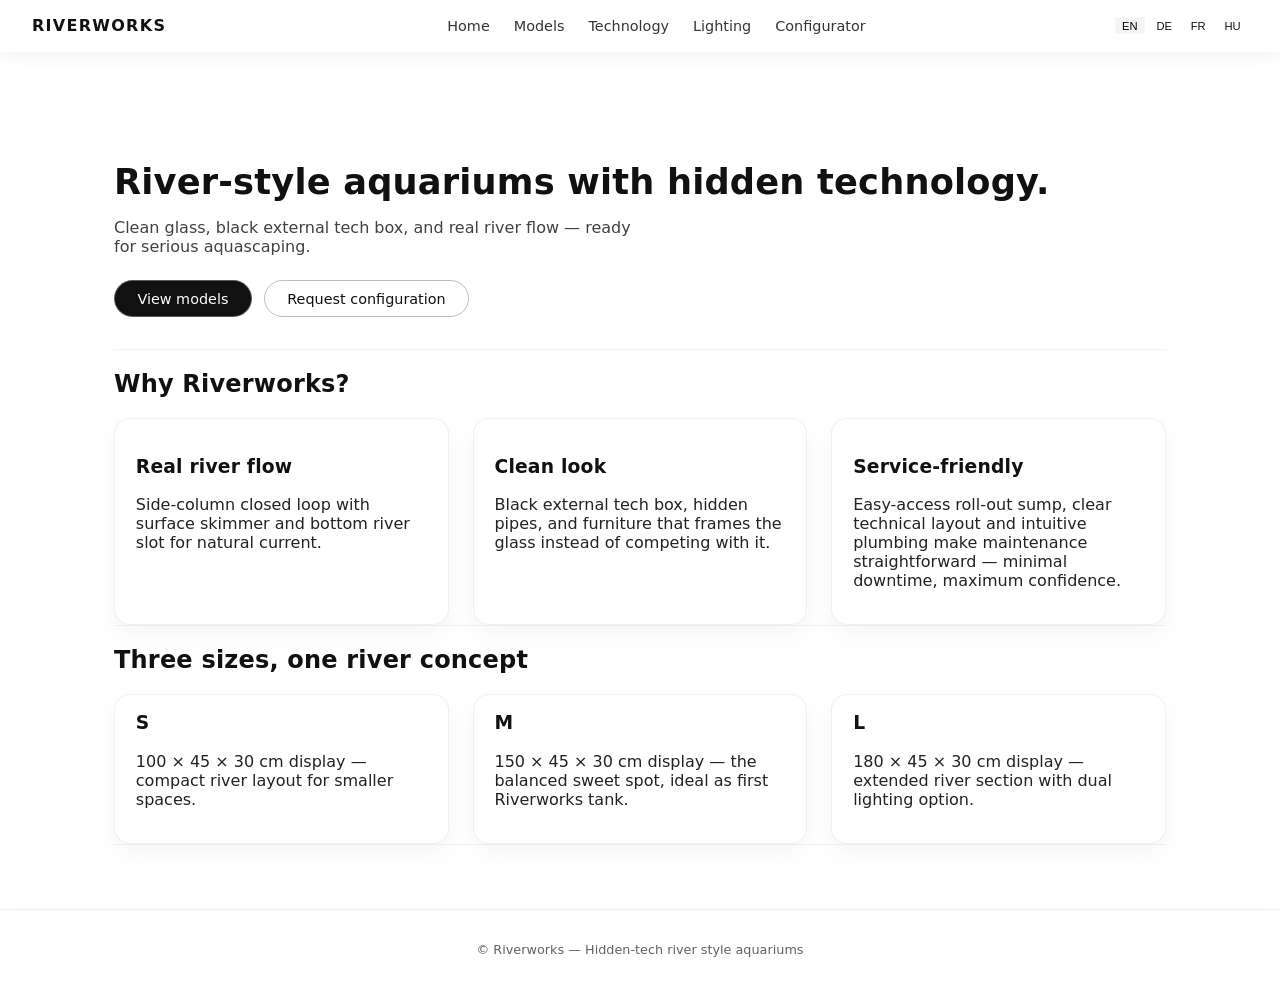
<file: index.html>
<!DOCTYPE html>
<html lang="en">
<head>
  <meta charset="UTF-8" />
  <meta name="viewport" content="width=device-width, initial-scale=1.0" />
  <title>Riverworks Aquariums</title>
  <link rel="stylesheet" href="assets/css/styles.css" />
  <script defer src="assets/js/main.js"></script>
</head>
<body>
<header class="rw-header">
  <div class="rw-logo">Riverworks</div>
  <nav class="rw-nav">
    <a href="index.html" data-i18n="nav_home">Home</a>
    <a href="models.html" data-i18n="nav_models">Models</a>
    <a href="technology.html" data-i18n="nav_technology">Technology</a>
    <a href="lighting.html" data-i18n="nav_lighting">Lighting</a>
    <a href="configurator.html" data-i18n="nav_configurator">Configurator</a>
  </nav>
  <div class="rw-lang">
    <button data-lang="en" class="active">EN</button>
    <button data-lang="de">DE</button>
    <button data-lang="fr">FR</button>
    <button data-lang="hu">HU</button>
  </div>
</header>
<main class="rw-main">

<section class="rw-hero">
  <div class="rw-hero-text">
    <h1 data-i18n="hero_title">River-style aquariums with hidden technology.</h1>
    <p data-i18n="hero_subtitle">Clean glass, black external tech box, and real river flow — ready for serious aquascaping.</p>
    <div class="rw-hero-actions">
      <a href="models.html" class="btn primary" data-i18n="cta_models">View models</a>
      <a href="configurator.html" class="btn ghost" data-i18n="cta_config">Request configuration</a>
    </div>
  </div>
</section>

<section class="rw-usp">
  <h2 data-i18n="usp_title">Why Riverworks?</h2>
  <div class="rw-usp-grid">
    <div class="rw-usp-item">
      <h3 data-i18n="usp_flow_title">Real river flow</h3>
      <p data-i18n="usp_flow_body">Side-column closed loop with surface skimmer and bottom river slot for natural current.</p>
    </div>
    <div class="rw-usp-item">
      <h3 data-i18n="usp_clean_title">Clean look</h3>
      <p data-i18n="usp_clean_body">Black external tech box, hidden pipes, and furniture that frames the glass instead of competing with it.</p>
    </div>
    <div class="rw-usp-item">
      <h3 data-i18n="usp_service_title">Service-friendly</h3>
      <p data-i18n="usp_service_body">Easy-access roll-out sump, clear technical layout and intuitive plumbing make maintenance straightforward — minimal downtime, maximum confidence.</p>
    </div>
  </div>
</section>

<section class="rw-models-preview">
  <h2 data-i18n="models_title">Three sizes, one river concept</h2>
  <div class="rw-models-grid">
    <article class="rw-model-card">
      <h3>S</h3>
      <p>100 × 45 × 30 cm display — compact river layout for smaller spaces.</p>
    </article>
    <article class="rw-model-card">
      <h3>M</h3>
      <p>150 × 45 × 30 cm display — the balanced sweet spot, ideal as first Riverworks tank.</p>
    </article>
    <article class="rw-model-card">
      <h3>L</h3>
      <p>180 × 45 × 30 cm display — extended river section with dual lighting option.</p>
    </article>
  </div>
</section>

</main>
<footer class="rw-footer">
  <p>© Riverworks — Hidden-tech river style aquariums</p>
</footer>
</body>
</html>
</file>
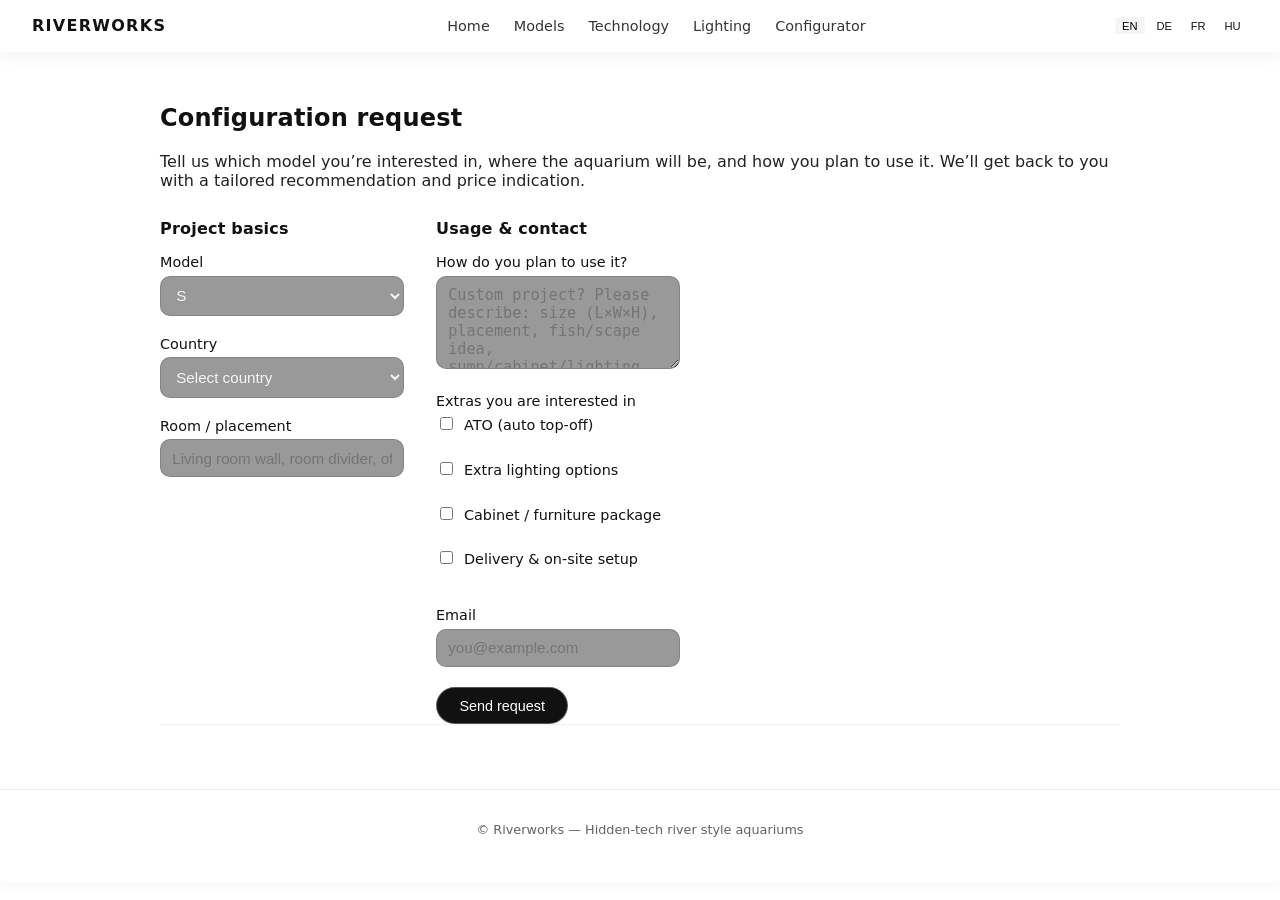
<file: configurator.html>
<!DOCTYPE html>
<html lang="en">
<head>
  <meta charset="UTF-8" />
  <meta name="viewport" content="width=device-width, initial-scale=1.0" />
  <title>Riverworks Aquariums</title>
  <link rel="stylesheet" href="assets/css/styles.css" />
  <script defer src="assets/js/main.js?v=4"></script>

</head>
<body>
<header class="rw-header">
  <div class="rw-logo">Riverworks</div>
  <nav class="rw-nav">
    <a href="index.html" data-i18n="nav_home">Home</a>
    <a href="models.html" data-i18n="nav_models">Models</a>
    <a href="technology.html" data-i18n="nav_technology">Technology</a>
    <a href="lighting.html" data-i18n="nav_lighting">Lighting</a>
    <a href="configurator.html" data-i18n="nav_configurator">Configurator</a>
  </nav>
  <div class="rw-lang">
    <button data-lang="en" class="active">EN</button>
    <button data-lang="de">DE</button>
    <button data-lang="fr">FR</button>
    <button data-lang="hu">HU</button>
  </div>
</header>

<main class="rw-main">
  <section class="rw-section rw-configurator">
    <header class="rw-section-header">
      <h1 data-i18n="config_title">Configuration request</h1>
      <p data-i18n="config_intro">
        Tell us which model you’re interested in, where the aquarium will be, and how you plan to use it.
        We’ll get back to you with a tailored recommendation and price indication.
      </p>
    </header>

    <form class="rw-form rw-form-grid">
      <div class="rw-form-column">
        <h2 class="rw-form-title">Project basics</h2>

        <label>
          <span data-i18n="config_model_label">Model</span>
          <select>
            <option>S</option>
            <option>M</option>
            <option>L</option>
            <option>Custom</option>
          </select>
        </label>

        <label>
          <span data-i18n="config_country_label">Country</span>
          <select name="country">
            <option value="">Select country</option>
            <option value="Austria">Austria</option>
            <option value="Belgium">Belgium</option>
            <option value="Bulgaria">Bulgaria</option>
            <option value="Croatia">Croatia</option>
            <option value="Cyprus">Cyprus</option>
            <option value="Czech Republic">Czech Republic</option>
            <option value="Denmark">Denmark</option>
            <option value="Estonia">Estonia</option>
            <option value="Finland">Finland</option>
            <option value="France">France</option>
            <option value="Germany">Germany</option>
            <option value="Greece">Greece</option>
            <option value="Hungary">Hungary</option>
            <option value="Ireland">Ireland</option>
            <option value="Italy">Italy</option>
            <option value="Latvia">Latvia</option>
            <option value="Lithuania">Lithuania</option>
            <option value="Luxembourg">Luxembourg</option>
            <option value="Malta">Malta</option>
            <option value="Netherlands">Netherlands</option>
            <option value="Poland">Poland</option>
            <option value="Portugal">Portugal</option>
            <option value="Romania">Romania</option>
            <option value="Slovakia">Slovakia</option>
            <option value="Slovenia">Slovenia</option>
            <option value="Spain">Spain</option>
            <option value="Sweden">Sweden</option>
            <option value="Switzerland">Switzerland</option>
          </select>
        </label>

        <label>
          <span data-i18n="config_room_label">Room / placement</span>
          <input type="text" placeholder="Living room wall, room divider, office, studio..." />
        </label>
      </div>

      <div class="rw-form-column">
        <h2 class="rw-form-title">Usage & contact</h2>

        <label>
          <span data-i18n="config_usage_label">How do you plan to use it?</span>
          <textarea rows="4" placeholder="Custom project? Please describe: size (L×W×H), placement, fish/scape idea, sump/cabinet/lighting needs, budget range…"></textarea>
        </label>

        <label>
          <span data-i18n="config_extras_label">Extras you are interested in</span>
          <div class="rw-checkbox-group">
            <label><input type="checkbox" /> ATO (auto top-off)</label>
            <label><input type="checkbox" /> Extra lighting options</label>
            <label><input type="checkbox" /> Cabinet / furniture package</label>
            <label><input type="checkbox" /> Delivery & on-site setup</label>
          </div>
        </label>

        <label>
          <span data-i18n="config_email_label">Email</span>
          <input type="email" placeholder="you@example.com" />
        </label>

        <button type="submit" class="btn primary" data-i18n="config_submit">Send request</button>
      </div>
    </form>
  </section>
</main>

<footer class="rw-footer">
  <p>© Riverworks — Hidden-tech river style aquariums</p>
</footer>
</body>
</html>
</file>
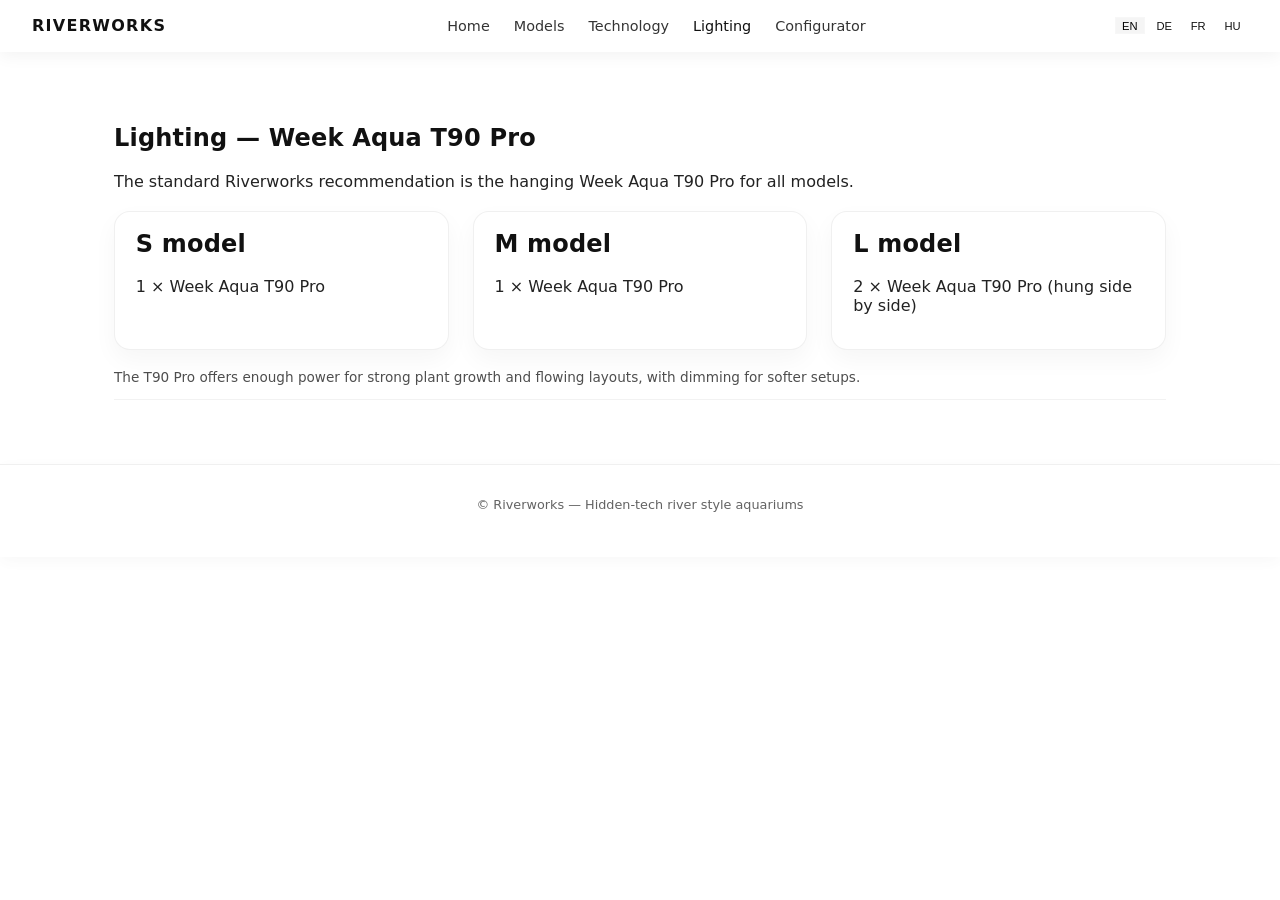
<file: lighting.html>
<!DOCTYPE html>
<html lang="en">
<head>
  <meta charset="UTF-8" />
  <meta name="viewport" content="width=device-width, initial-scale=1.0" />
  <title>Riverworks Lighting</title>
  <link rel="stylesheet" href="assets/css/styles.css" />
  <script defer src="assets/js/main.js"></script>
</head>
<body>
<header class="rw-header">
  <div class="rw-logo">Riverworks</div>
  <nav class="rw-nav">
    <a href="index.html" data-i18n="nav_home">Home</a>
    <a href="models.html" data-i18n="nav_models">Models</a>
    <a href="technology.html" data-i18n="nav_technology">Technology</a>
    <a href="lighting.html" class="active">Lighting</a>
    <a href="configurator.html" data-i18n="nav_configurator">Configurator</a>
  </nav>
  <div class="rw-lang">
    <button data-lang="en" class="active">EN</button>
    <button data-lang="de">DE</button>
    <button data-lang="fr">FR</button>
    <button data-lang="hu">HU</button>
  </div>
</header>
<main class="rw-main">
<section class="rw-section">
  <h1>Lighting — Week Aqua T90 Pro</h1>
  <p>The standard Riverworks recommendation is the hanging Week Aqua T90 Pro for all models.</p>
  <div class="rw-models-grid">
    <article class="rw-model-card">
      <h2>S model</h2>
      <p>1 × Week Aqua T90 Pro</p>
    </article>
    <article class="rw-model-card">
      <h2>M model</h2>
      <p>1 × Week Aqua T90 Pro</p>
    </article>
    <article class="rw-model-card">
      <h2>L model</h2>
      <p>2 × Week Aqua T90 Pro (hung side by side)</p>
    </article>
  </div>
  <p class="rw-note">The T90 Pro offers enough power for strong plant growth and flowing layouts, with dimming for softer setups.</p>
</section>
</main>
<footer class="rw-footer">
  <p>© Riverworks — Hidden-tech river style aquariums</p>
</footer>
</body>
</html>
</file>
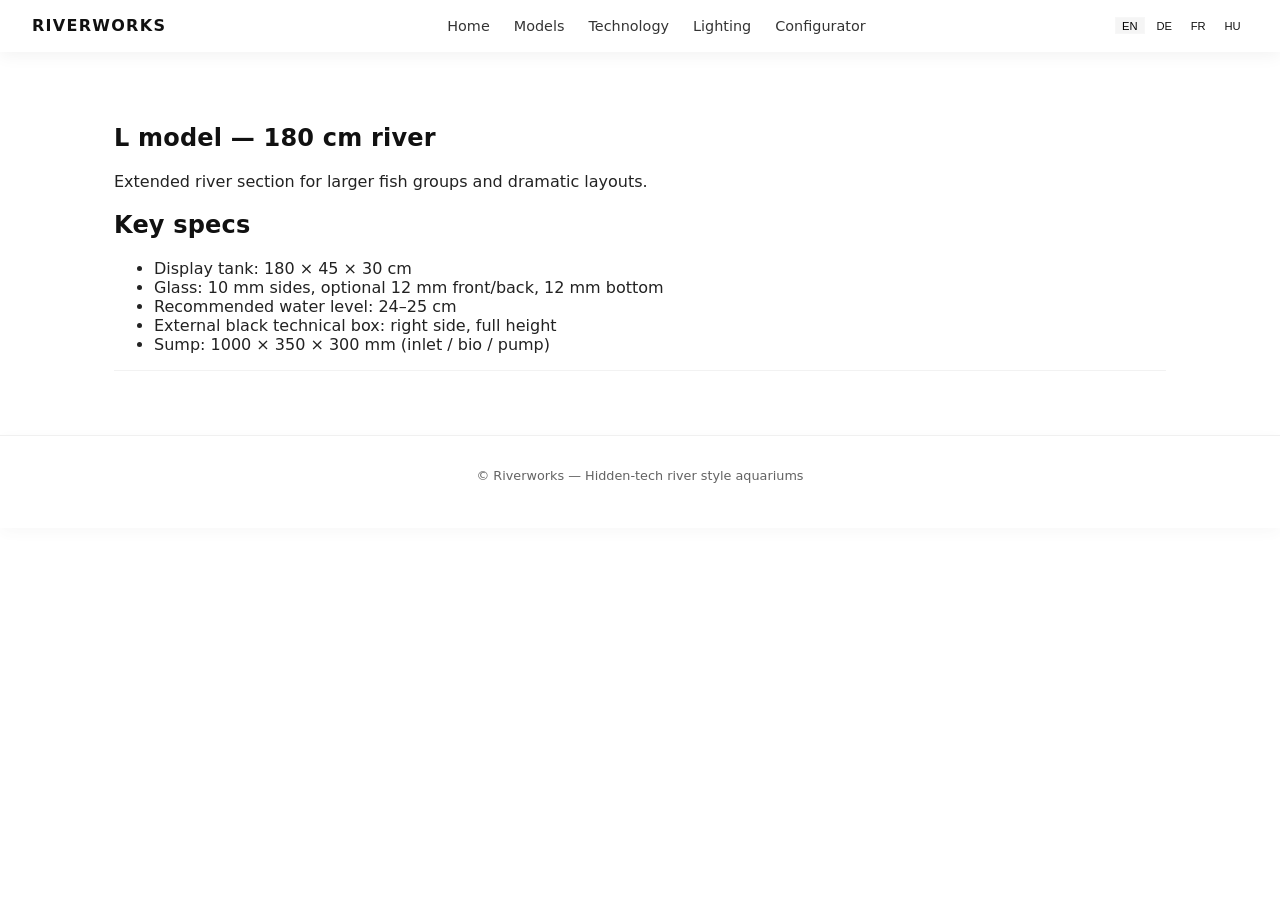
<file: model-l.html>
<!DOCTYPE html>
<html lang="en">
<head>
  <meta charset="UTF-8" />
  <meta name="viewport" content="width=device-width, initial-scale=1.0" />
  <title>Riverworks Aquariums</title>
  <link rel="stylesheet" href="assets/css/styles.css" />
  <script defer src="assets/js/main.js"></script>
</head>
<body>
<header class="rw-header">
  <div class="rw-logo">Riverworks</div>
  <nav class="rw-nav">
    <a href="index.html">Home</a>
    <a href="models.html">Models</a>
    <a href="technology.html">Technology</a>
    <a href="lighting.html">Lighting</a>
    <a href="configurator.html">Configurator</a>
  </nav>
  <div class="rw-lang">
    <button data-lang="en" class="active">EN</button>
    <button data-lang="de">DE</button>
    <button data-lang="fr">FR</button>
    <button data-lang="hu">HU</button>
  </div>
</header>
<main class="rw-main">

<section class="rw-section">
  <h1>L model — 180 cm river</h1>
  <p>Extended river section for larger fish groups and dramatic layouts.</p>
  <h2>Key specs</h2>
  <ul>
    <li>Display tank: 180 × 45 × 30 cm</li>
    <li>Glass: 10 mm sides, optional 12 mm front/back, 12 mm bottom</li>
    <li>Recommended water level: 24–25 cm</li>
    <li>External black technical box: right side, full height</li>
    <li>Sump: 1000 × 350 × 300 mm (inlet / bio / pump)</li>
  </ul>
</section>

</main>
<footer class="rw-footer">
  <p>© Riverworks — Hidden-tech river style aquariums</p>
</footer>
</body>
</html>
</file>
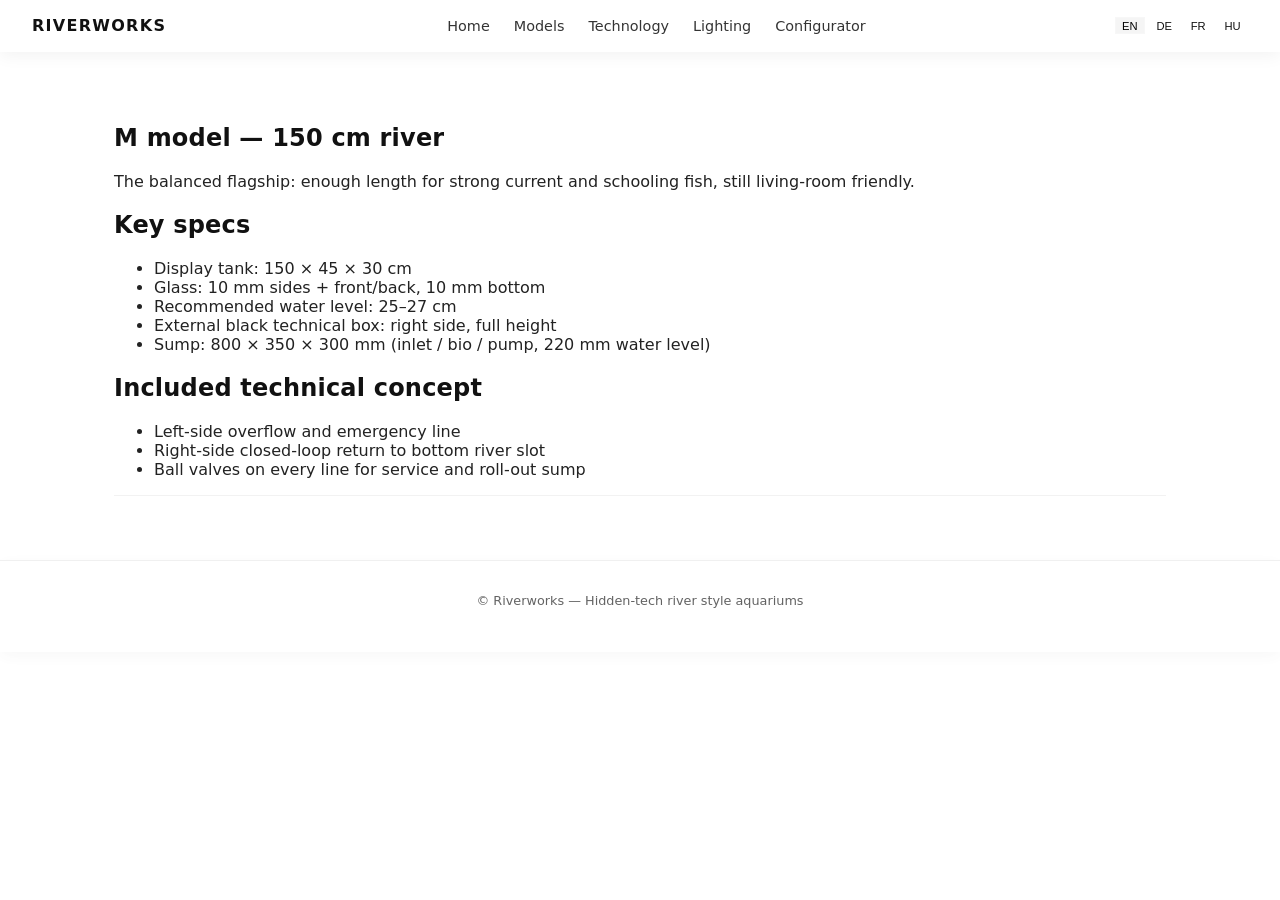
<file: model-m.html>
<!DOCTYPE html>
<html lang="en">
<head>
  <meta charset="UTF-8" />
  <meta name="viewport" content="width=device-width, initial-scale=1.0" />
  <title>Riverworks Aquariums</title>
  <link rel="stylesheet" href="assets/css/styles.css" />
  <script defer src="assets/js/main.js"></script>
</head>
<body>
<header class="rw-header">
  <div class="rw-logo">Riverworks</div>
  <nav class="rw-nav">
    <a href="index.html">Home</a>
    <a href="models.html">Models</a>
    <a href="technology.html">Technology</a>
    <a href="lighting.html">Lighting</a>
    <a href="configurator.html">Configurator</a>
  </nav>
  <div class="rw-lang">
    <button data-lang="en" class="active">EN</button>
    <button data-lang="de">DE</button>
    <button data-lang="fr">FR</button>
    <button data-lang="hu">HU</button>
  </div>
</header>
<main class="rw-main">

<section class="rw-section">
  <h1>M model — 150 cm river</h1>
  <p>The balanced flagship: enough length for strong current and schooling fish, still living-room friendly.</p>
  <h2>Key specs</h2>
  <ul>
    <li>Display tank: 150 × 45 × 30 cm</li>
    <li>Glass: 10 mm sides + front/back, 10 mm bottom</li>
    <li>Recommended water level: 25–27 cm</li>
    <li>External black technical box: right side, full height</li>
    <li>Sump: 800 × 350 × 300 mm (inlet / bio / pump, 220 mm water level)</li>
  </ul>
  <h2>Included technical concept</h2>
  <ul>
    <li>Left-side overflow and emergency line</li>
    <li>Right-side closed-loop return to bottom river slot</li>
    <li>Ball valves on every line for service and roll-out sump</li>
  </ul>
</section>

</main>
<footer class="rw-footer">
  <p>© Riverworks — Hidden-tech river style aquariums</p>
</footer>
</body>
</html>
</file>
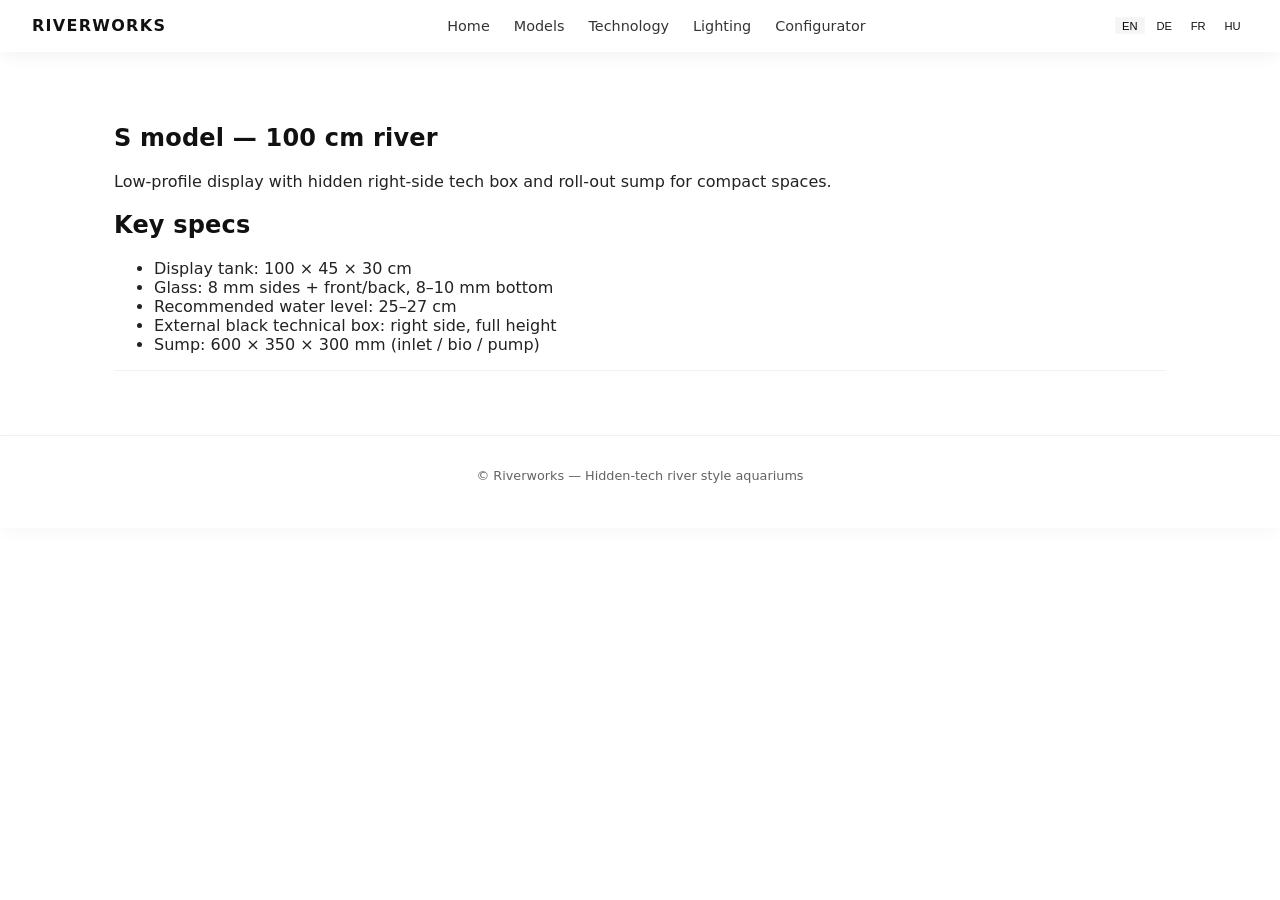
<file: model-s.html>
<!DOCTYPE html>
<html lang="en">
<head>
  <meta charset="UTF-8" />
  <meta name="viewport" content="width=device-width, initial-scale=1.0" />
  <title>Riverworks Aquariums</title>
  <link rel="stylesheet" href="assets/css/styles.css" />
  <script defer src="assets/js/main.js"></script>
</head>
<body>
<header class="rw-header">
  <div class="rw-logo">Riverworks</div>
  <nav class="rw-nav">
    <a href="index.html">Home</a>
    <a href="models.html">Models</a>
    <a href="technology.html">Technology</a>
    <a href="lighting.html">Lighting</a>
    <a href="configurator.html">Configurator</a>
  </nav>
  <div class="rw-lang">
    <button data-lang="en" class="active">EN</button>
    <button data-lang="de">DE</button>
    <button data-lang="fr">FR</button>
    <button data-lang="hu">HU</button>
  </div>
</header>
<main class="rw-main">

<section class="rw-section">
  <h1>S model — 100 cm river</h1>
  <p>Low-profile display with hidden right-side tech box and roll-out sump for compact spaces.</p>
  <h2>Key specs</h2>
  <ul>
    <li>Display tank: 100 × 45 × 30 cm</li>
    <li>Glass: 8 mm sides + front/back, 8–10 mm bottom</li>
    <li>Recommended water level: 25–27 cm</li>
    <li>External black technical box: right side, full height</li>
    <li>Sump: 600 × 350 × 300 mm (inlet / bio / pump)</li>
  </ul>
</section>

</main>
<footer class="rw-footer">
  <p>© Riverworks — Hidden-tech river style aquariums</p>
</footer>
</body>
</html>
</file>
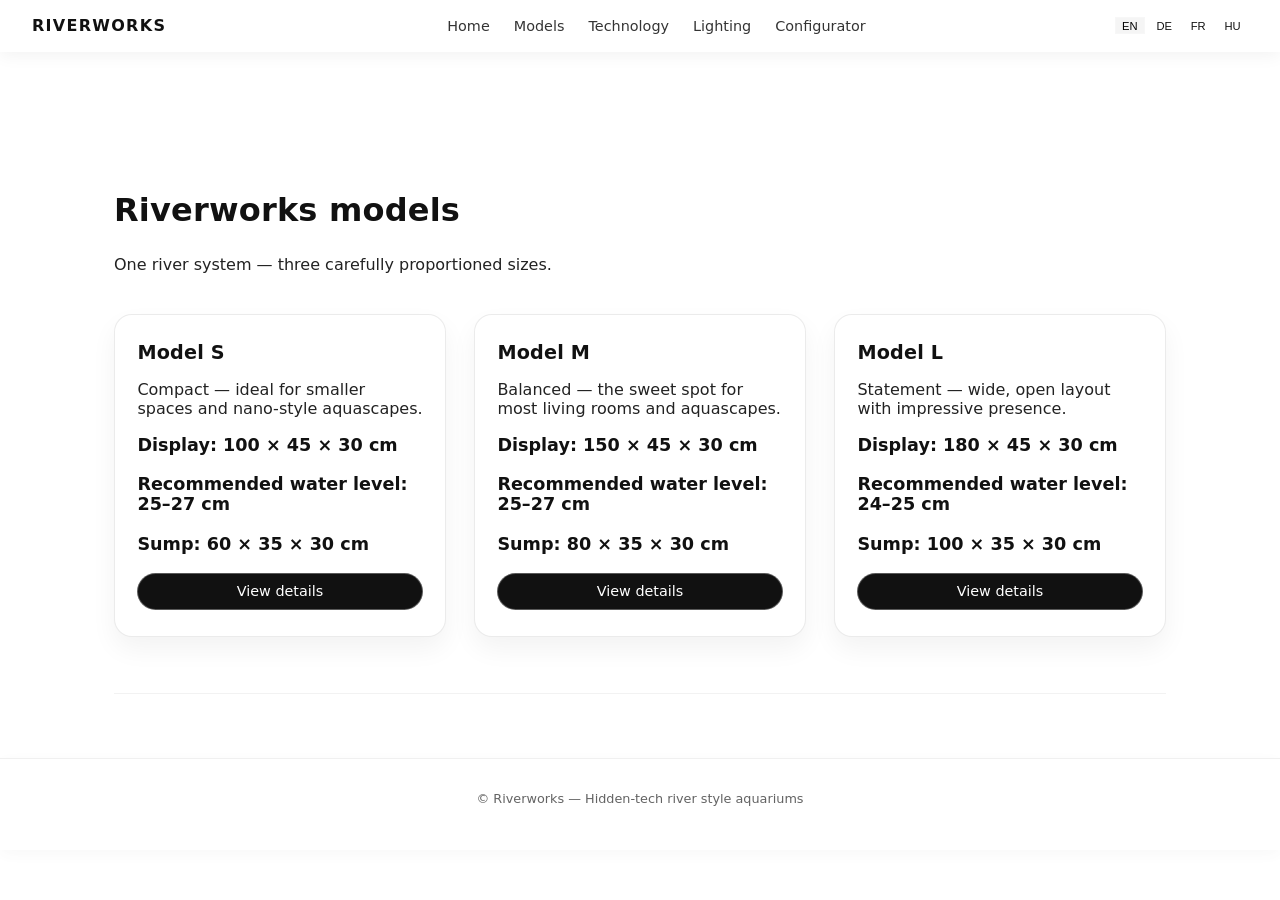
<file: models.html>
<!DOCTYPE html>
<html lang="en">
<head>
  <meta charset="UTF-8" />
  <meta name="viewport" content="width=device-width, initial-scale=1.0" />
  <title>Riverworks Aquariums</title>
  <link rel="stylesheet" href="assets/css/styles.css" />
  <script defer src="assets/js/main.js"></script>
</head>
<body>
<header class="rw-header">
  <div class="rw-logo">Riverworks</div>
  <nav class="rw-nav">
    <a href="index.html" data-i18n="nav_home">Home</a>
    <a href="models.html" data-i18n="nav_models">Models</a>
    <a href="technology.html" data-i18n="nav_technology">Technology</a>
    <a href="lighting.html" data-i18n="nav_lighting">Lighting</a>
    <a href="configurator.html" data-i18n="nav_configurator">Configurator</a>
  </nav>
  <div class="rw-lang">
    <button data-lang="en" class="active">EN</button>
    <button data-lang="de">DE</button>
    <button data-lang="fr">FR</button>
    <button data-lang="hu">HU</button>
  </div>
</header>

<main class="rw-main">
  <section class="rw-section rw-models-grid-premium">
    <header class="rw-section-header">
      <h1 class="premium-title" data-i18n="models_h1">Riverworks models</h1>
      <p class="premium-sub" data-i18n="models_intro">One river system — three carefully proportioned sizes.</p>
    </header>

        <div class="premium-model-grid">
      <article class="premium-card">
        <h3>Model S</h3>
        <p class="tagline">Compact — ideal for smaller spaces and nano-style aquascapes.</p>
        <div class="spec">Display: 100 × 45 × 30 cm</div>
        <div class="spec">Recommended water level: 25–27 cm</div>
        <div class="spec">Sump: 60 × 35 × 30 cm</div>
        <a href="model-s.html" class="btn primary">View details</a>
      </article>

      <article class="premium-card">
        <h3>Model M</h3>
        <p class="tagline">Balanced — the sweet spot for most living rooms and aquascapes.</p>
        <div class="spec">Display: 150 × 45 × 30 cm</div>
        <div class="spec">Recommended water level: 25–27 cm</div>
        <div class="spec">Sump: 80 × 35 × 30 cm</div>
        <a href="model-m.html" class="btn primary">View details</a>
      </article>

      <article class="premium-card">
        <h3>Model L</h3>
        <p class="tagline">Statement — wide, open layout with impressive presence.</p>
        <div class="spec">Display: 180 × 45 × 30 cm</div>
        <div class="spec">Recommended water level: 24–25 cm</div>
        <div class="spec">Sump: 100 × 35 × 30 cm</div>
        <a href="model-l.html" class="btn primary">View details</a>
      </article>
    </div>

  </section>
</main>
<footer class="rw-footer">
  <p>© Riverworks — Hidden-tech river style aquariums</p>
</footer>
</body>
</html>
</file>
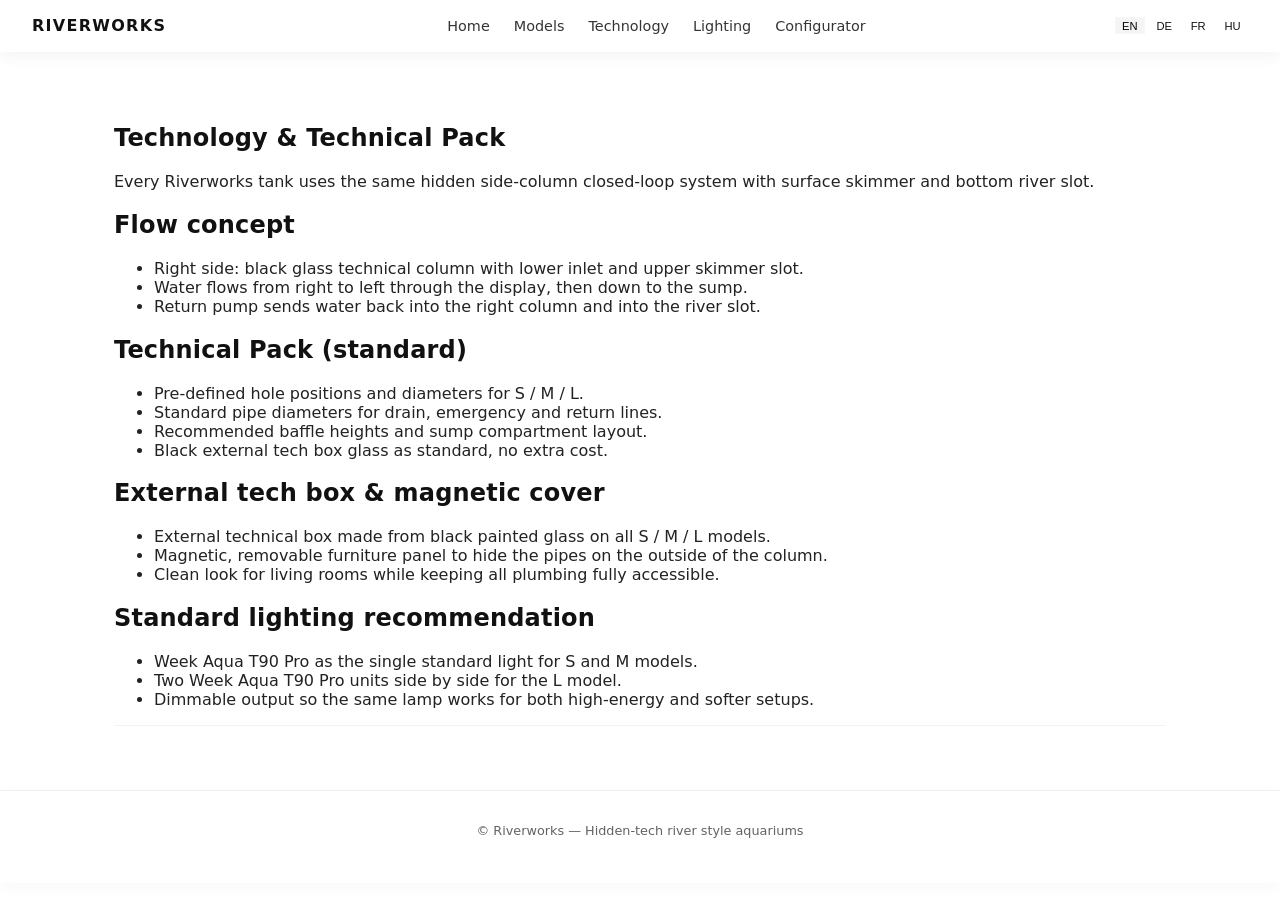
<file: technology.html>
<!DOCTYPE html>
<html lang="en">
<head>
  <meta charset="UTF-8" />
  <meta name="viewport" content="width=device-width, initial-scale=1.0" />
  <title>Riverworks Aquariums</title>
  <link rel="stylesheet" href="assets/css/styles.css" />
  <script defer src="assets/js/main.js"></script>
</head>
<body>
<header class="rw-header">
  <div class="rw-logo">Riverworks</div>
  <nav class="rw-nav">
    <a href="index.html" data-i18n="nav_home">Home</a>
    <a href="models.html" data-i18n="nav_models">Models</a>
    <a href="technology.html" data-i18n="nav_technology">Technology</a>
    <a href="lighting.html" data-i18n="nav_lighting">Lighting</a>
    <a href="configurator.html" data-i18n="nav_configurator">Configurator</a>
  </nav>
  <div class="rw-lang">
    <button data-lang="en" class="active">EN</button>
    <button data-lang="de">DE</button>
    <button data-lang="fr">FR</button>
    <button data-lang="hu">HU</button>
  </div>
</header>
<main class="rw-main">

<section class="rw-section">
  <h1 data-i18n="tech_title">Technology & Technical Pack</h1>
  <p data-i18n="tech_intro">Every Riverworks tank uses the same hidden side-column closed-loop system with surface skimmer and bottom river slot.</p>

  <h2 data-i18n="tech_flow_title">Flow concept</h2>
  <ul>
    <li>Right side: black glass technical column with lower inlet and upper skimmer slot.</li>
    <li>Water flows from right to left through the display, then down to the sump.</li>
    <li>Return pump sends water back into the right column and into the river slot.</li>
  </ul>

  <h2 data-i18n="tech_pack_title">Technical Pack (standard)</h2>
  <ul>
    <li>Pre-defined hole positions and diameters for S / M / L.</li>
    <li>Standard pipe diameters for drain, emergency and return lines.</li>
    <li>Recommended baffle heights and sump compartment layout.</li>
    <li>Black external tech box glass as standard, no extra cost.</li>
  </ul>

  <h2>External tech box & magnetic cover</h2>
  <ul>
    <li>External technical box made from black painted glass on all S / M / L models.</li>
    <li>Magnetic, removable furniture panel to hide the pipes on the outside of the column.</li>
    <li>Clean look for living rooms while keeping all plumbing fully accessible.</li>
  </ul>

  <h2>Standard lighting recommendation</h2>
  <ul>
    <li>Week Aqua T90 Pro as the single standard light for S and M models.</li>
    <li>Two Week Aqua T90 Pro units side by side for the L model.</li>
    <li>Dimmable output so the same lamp works for both high-energy and softer setups.</li>
  </ul>

</section>

</main>
<footer class="rw-footer">
  <p>© Riverworks — Hidden-tech river style aquariums</p>
</footer>
</body>
</html>
</file>
<file: assets/css/styles.css>
*,
*::before,
*::after {
  box-sizing: border-box;
}

body {
  margin: 0;
  font-family: system-ui, -apple-system, BlinkMacSystemFont, "Segoe UI", sans-serif;
  background: #0b0c10;
  color: #f5f5f5;
}

a {
  color: inherit;
  text-decoration: none;
}

.rw-header {
  position: sticky;
  top: 0;
  z-index: 50;
  display: flex;
  align-items: center;
  justify-content: flex-start;
  padding: 1rem 2rem;
  border-bottom: 1px solid rgba(255,255,255,0.08);
  background: rgba(5,5,10,0.92);
  backdrop-filter: blur(12px);
}

.rw-logo {
  font-weight: 600;
  letter-spacing: 0.08em;
  text-transform: uppercase;
  margin-right: 2rem;
}


.rw-nav {
  display: flex;
  gap: 1.5rem;
  justify-content: center;
  margin: 0 auto;
}

.rw-nav a {
  font-size: 0.9rem;
  opacity: 0.85;
}

.rw-nav a.active,
.rw-nav a:hover {
  opacity: 1;
}

.rw-lang {
  display: flex;
  gap: 0.25rem;
}


.rw-lang button {
  background: transparent;
  border: 1px solid rgba(255,255,255,0.2);
  color: inherit;
  padding: 0.1rem 0.4rem;
  font-size: 0.7rem;
  cursor: pointer;
}

.rw-lang button.active {
  background: #f5f5f5;
  color: #000;
}

.rw-main {
  max-width: 1100px;
  margin: 0 auto;
  padding: 2rem 1.5rem 4rem;
}

.rw-hero {
  padding: 3rem 0 2rem;
}

.rw-hero-text h1 {
  font-size: 2.2rem;
  margin-bottom: 0.5rem;
}

.rw-hero-text p {
  max-width: 520px;
  opacity: 0.86;
}

.rw-hero-actions {
  margin-top: 1.5rem;
  display: flex;
  gap: 0.75rem;
}

.btn {
  display: inline-flex;
  align-items: center;
  justify-content: center;
  padding: 0.6rem 1.4rem;
  border-radius: 999px;
  border: 1px solid rgba(255,255,255,0.3);
  font-size: 0.9rem;
  cursor: pointer;
}

.btn.primary {
  background: #f5f5f5;
  color: #000;
}

.btn.ghost {
  background: transparent;
  color: #f5f5f5;
}

.rw-section {
  margin-top: 2.5rem;
}

.rw-usp-grid,
.rw-models-grid {
  display: grid;
  grid-template-columns: repeat(auto-fit, minmax(220px, 1fr));
  gap: 1.5rem;
  margin-top: 1.25rem;
}

.rw-usp-item,
.rw-model-card {
  border-radius: 1rem;
  padding: 1.1rem 1.3rem;
  background: linear-gradient(135deg, rgba(255,255,255,0.03), rgba(255,255,255,0.01));
  border: 1px solid rgba(255,255,255,0.06);
}

.rw-model-card h3,
.rw-model-card h2 {
  margin-top: 0;
}

.rw-form {
  display: grid;
  gap: 1rem;
  max-width: 520px;
}

.rw-form label {
  display: grid;
  gap: 0.3rem;
}

.rw-form input,
.rw-form textarea,
.rw-form select {
  padding: 0.5rem 0.75rem;
  border-radius: 0.6rem;
  border: 1px solid rgba(255,255,255,0.25);
  background: rgba(0,0,0,0.4);
  color: #f5f5f5;
}

.rw-footer {
  border-top: 1px solid rgba(255,255,255,0.08);
  padding: 1.2rem 1.5rem 2rem;
  text-align: center;
  font-size: 0.8rem;
  opacity: 0.7;
}

.rw-note {
  opacity: 0.8;
  font-size: 0.85rem;
  margin-top: 1.2rem;
}

@media (max-width: 768px) {
  .rw-header {
    flex-wrap: wrap;
    gap: 0.5rem;
    justify-content: center;
  }
  .rw-nav {
    order: 3;
    width: 100%;
    justify-content: center;
    flex-wrap: wrap;
  }
  .rw-lang {
    order: 2;
  }
  .rw-main {
    padding-inline: 1rem;
  }
  .rw-hero-text h1 {
    font-size: 1.8rem;
  }
}


/* === Premium White Theme Overrides === */
html, body {
  background: #ffffff !important;
  color: #111111 !important;
}

.rw-header, .rw-footer {
  background: #ffffff !important;
  color: #111111 !important;
  box-shadow: 0 4px 16px rgba(0,0,0,.05);
}

.rw-nav a {
  color: #111111 !important;
}

.rw-nav a:hover {
  color: #000000 !important;
}

.rw-section, .rw-usp, .rw-models-preview, .rw-config, .rw-tech {
  background: #ffffff !important;
}

.rw-card, .rw-model-card, .rw-usp-item {
  background: #ffffff !important;
  border: 1px solid rgba(0,0,0,.06);
  box-shadow: 0 10px 24px rgba(0,0,0,.04);
}

h1, h2, h3, h4, h5 {
  color: #111111 !important;
  letter-spacing: .2px;
}

p, li {
  color: #222222 !important;
}

.btn.primary {
  background: #111111 !important;
  color: #ffffff !important;
}

.btn.ghost {
  border: 1px solid rgba(0,0,0,.25) !important;
  color: #111111 !important;
}

.rw-hero {
  background: #ffffff !important;
}

.rw-footer {
  border-top: 1px solid rgba(0,0,0,.08);
}

/* subtle section separation */
section {
  border-bottom: 1px solid rgba(0,0,0,.05);
}
/* === End Premium White Theme === */


/* Premium Models Grid */
.rw-models-grid-premium { padding-top: 3rem; padding-bottom: 4rem; }
.premium-title { font-size: 2rem; font-weight: 700; }
.premium-sub { color: #444; margin-top: .5rem; margin-bottom: 2.5rem; }
.premium-model-grid { display: grid; gap: 1.75rem; grid-template-columns: repeat(auto-fit, minmax(260px, 1fr)); }
.premium-card { background:#fff; border:1px solid rgba(0,0,0,.08); border-radius:18px; padding:1.75rem 1.5rem; box-shadow:0 12px 26px rgba(0,0,0,.05); }
.premium-card h3 { margin:0 0 .5rem 0; font-size:1.25rem; }
.premium-card .tagline { color:#555; margin-bottom:1.25rem; }
.premium-card .spec { font-size:1.1rem; font-weight:600; margin-bottom:1.5rem; }
.premium-card .btn.primary { width:100%; text-align:center; }


/* Premium Models Grid (fixed)*/
.rw-models-grid-premium{padding-top:2.5rem;padding-bottom:3.5rem;}
.premium-model-grid{display:grid;gap:1.75rem;grid-template-columns:repeat(auto-fit,minmax(260px,1fr));}
.premium-card{background:#fff;border:1px solid rgba(0,0,0,.08);border-radius:18px;padding:1.6rem 1.4rem;box-shadow:0 12px 26px rgba(0,0,0,.05);}
.premium-card h3{margin:0 0 .4rem 0;font-size:1.2rem;}
.premium-card .tagline{color:#555;margin-bottom:1.1rem;}
.premium-card .spec{font-weight:600;margin-bottom:1.2rem;}
.premium-card .btn.primary{width:100%;text-align:center;}

/* Configurator layout */
.rw-configurator {
  max-width: 960px;
  margin: 0 auto;
}

.rw-form-grid {
  display: grid;
  gap: 2rem;
  grid-template-columns: minmax(0,1fr);
}

.rw-form-title {
  font-size: 1rem;
  font-weight: 600;
  margin-bottom: 1rem;
  color: #333;
}

.rw-form-column label {
  display: block;
  margin-bottom: 1.25rem;
}

.rw-form-column span {
  display: block;
  font-size: .9rem;
  font-weight: 500;
  margin-bottom: .35rem;
}

.rw-form-column input,
.rw-form-column select,
.rw-form-column textarea {
  width: 100%;
  padding: .6rem .7rem;
  border-radius: 10px;
  border: 1px solid rgba(0,0,0,.15);
  font-size: .95rem;
}

.rw-form-column textarea {
  resize: vertical;
}

.rw-checkbox-group {
  display: grid;
  gap: .35rem;
  margin-top: .25rem;
}

.rw-checkbox-group label {
  font-size: .9rem;
  font-weight: 400;
}

.rw-checkbox-group input {
  width: auto;
  margin-right: .4rem;
}

@media (min-width: 768px) {
  .rw-form-grid {
    grid-template-columns: repeat(2, minmax(0,1fr));
    align-items: flex-start;
  }
}
</file>
